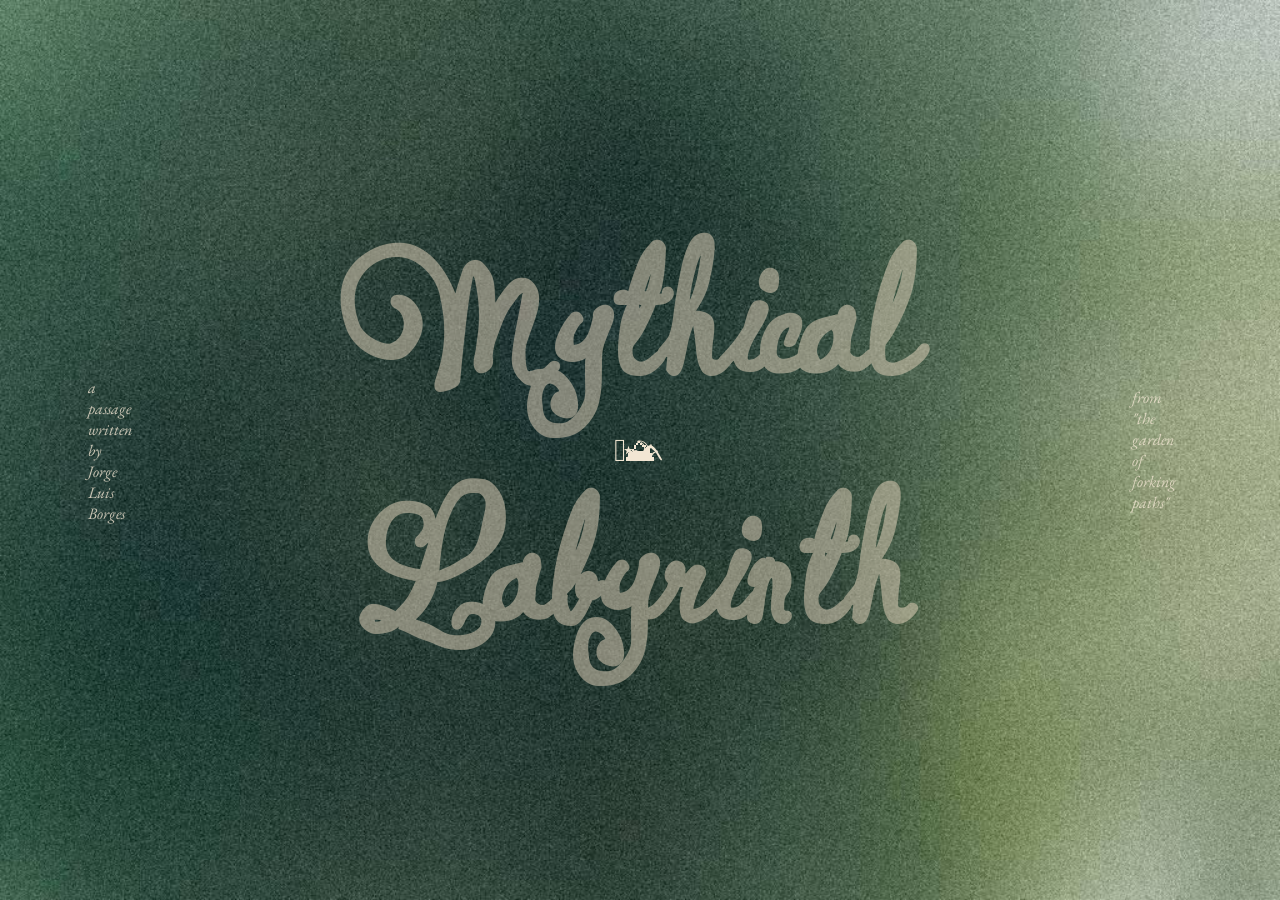
<file: index.html>
<!DOCTYPE html>
<html lang="en">
<head>
    <meta charset="UTF-8">
    <meta name="viewport" content="width=device-width, initial-scale=1.0">
    <title>Home Page for Non-Linear</title>
    <link rel="stylesheet" href="index.css">
    <link rel="preconnect" href="https://fonts.googleapis.com">
<link rel="preconnect" href="https://fonts.gstatic.com" crossorigin>
<link href="https://fonts.googleapis.com/css2?family=Ballet:opsz@16..72&family=EB+Garamond:ital,wght@0,400..800;1,400..800&family=Ingrid+Darling&family=Monsieur+La+Doulaise&display=swap" rel="stylesheet">
<link rel="preconnect" href="https://fonts.googleapis.com">
<link rel="preconnect" href="https://fonts.gstatic.com" crossorigin>
<link href="https://fonts.googleapis.com/css2?family=Ballet:opsz@16..72&family=EB+Garamond:ital,wght@0,400..800;1,400..800&family=Ingrid+Darling&family=Monsieur+La+Doulaise&display=swap" rel="stylesheet">
</head>


<p>a <br> passage <br> written <br> by <br> Jorge Luis <br> Borges
</p>

<a href="second.html">
<h1>
<span id="ML">Mythical Labyrinth</span>
</h1>
</a>
<br>


<p>from <br> "the <br> garden <br> of <br>forking paths"</p>





<div class="floating-letter1">⛰</div>


<div class="floating-letter2">⋆˙⟡</div>

<div class="floating-letter3">☽</div>

<div class="floating-letter4">𖥧ᨒ</div>



<body>
    
</body>
</html>
</file>
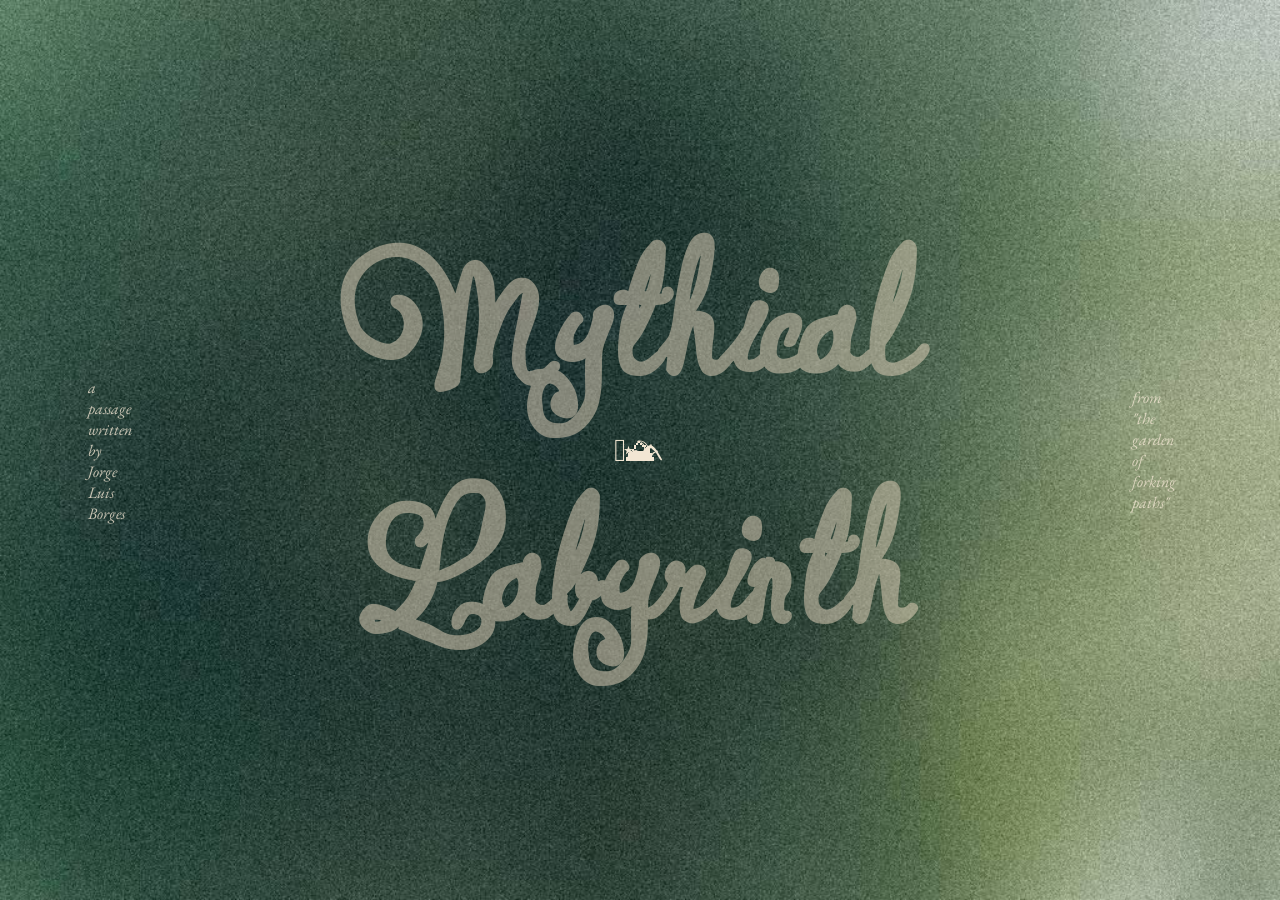
<file: index/index.html>
<!DOCTYPE html>
<html lang="en">
<head>
    <meta charset="UTF-8">
    <meta name="viewport" content="width=device-width, initial-scale=1.0">
    <title>Home Page for Non-Linear</title>
    <link rel="stylesheet" href="index.css">
    <link rel="preconnect" href="https://fonts.googleapis.com">
<link rel="preconnect" href="https://fonts.gstatic.com" crossorigin>
<link href="https://fonts.googleapis.com/css2?family=Ballet:opsz@16..72&family=EB+Garamond:ital,wght@0,400..800;1,400..800&family=Ingrid+Darling&family=Monsieur+La+Doulaise&display=swap" rel="stylesheet">
<link rel="preconnect" href="https://fonts.googleapis.com">
<link rel="preconnect" href="https://fonts.gstatic.com" crossorigin>
<link href="https://fonts.googleapis.com/css2?family=Ballet:opsz@16..72&family=EB+Garamond:ital,wght@0,400..800;1,400..800&family=Ingrid+Darling&family=Monsieur+La+Doulaise&display=swap" rel="stylesheet">
</head>


<p>a <br> passage <br> written <br> by <br> Jorge Luis <br> Borges
</p>

<a href="http://127.0.0.1:3000/SECOND%20Page/Images/second.html">
<h1>
<span id="ML">Mythical Labyrinth</span>
</h1>
</a>
<br>


<p>from <br> "the <br> garden <br> of <br>forking paths"</p>





<div class="floating-letter1">⛰</div>


<div class="floating-letter2">⋆˙⟡</div>

<div class="floating-letter3">☽</div>

<div class="floating-letter4">𖥧ᨒ</div>



<body>
    
</body>
</html>
</file>
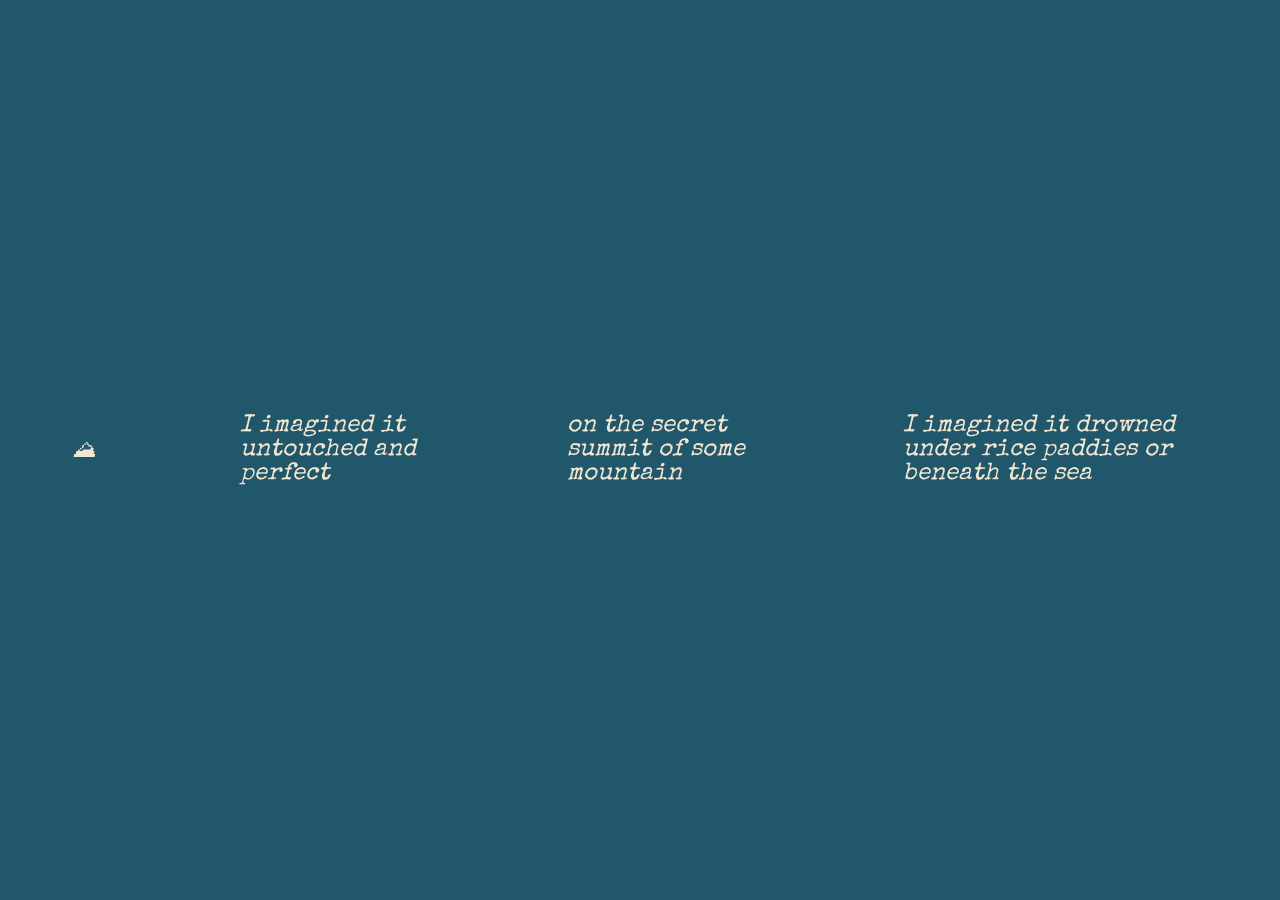
<file: mountains.html>
<!DOCTYPE html>
<html lang="en">
<head>
    <meta charset="UTF-8">
    <meta name="viewport" content="width=device-width, initial-scale=1.0">
    <title>Document</title>
    <link rel="stylesheet" href="mountains.css">
    <link rel="preconnect" href="https://fonts.googleapis.com">
<link rel="preconnect" href="https://fonts.gstatic.com" crossorigin>
<link href="https://fonts.googleapis.com/css2?family=Ballet:opsz@16..72&family=EB+Garamond:ital,wght@0,400..800;1,400..800&family=Ingrid+Darling&family=Monsieur+La+Doulaise&display=swap" rel="stylesheet">
<link rel="preconnect" href="https://fonts.googleapis.com">
<link rel="preconnect" href="https://fonts.gstatic.com" crossorigin>
<link href="https://fonts.googleapis.com/css2?family=Ballet:opsz@16..72&family=EB+Garamond:ital,wght@0,400..800;1,400..800&family=Ingrid+Darling&family=Monsieur+La+Doulaise&display=swap" rel="stylesheet">
<link rel="preconnect" href="https://fonts.googleapis.com">
<link rel="preconnect" href="https://fonts.gstatic.com" crossorigin>
<link href="https://fonts.googleapis.com/css2?family=Ballet:opsz@16..72&family=Comfortaa:wght@300..700&family=EB+Garamond:ital,wght@0,400..800;1,400..800&family=Ingrid+Darling&family=La+Belle+Aurore&family=Monsieur+La+Doulaise&family=Noto+Serif:ital,wdth,wght@0,75,100..900;1,75,100..900&family=Playfair+Display:ital,wght@0,400..900;1,400..900&family=Playwrite+CU+Guides&family=Rubik+Glitch&family=Sankofa+Display&family=Special+Elite&display=swap" rel="stylesheet">
</head>

<body>
<a href="third.html">
<p class="bouncing-text2">⛰</p>
</a>

<p class="bouncing-text1">I imagined it untouched and perfect</p>
<br>
<p class="bouncing-text2">on the secret summit of some mountain</p>
<br>
<p class="bouncing-text3"> I imagined it drowned under rice paddies or beneath the sea</p>

   <audio autoplay loop>
  <source src="creatorshome-mountain-wind-371074.mp3" type="audio/mpeg">
  Your browser does not support the audio element.
</audio>
 





</body>
</html>
</file>
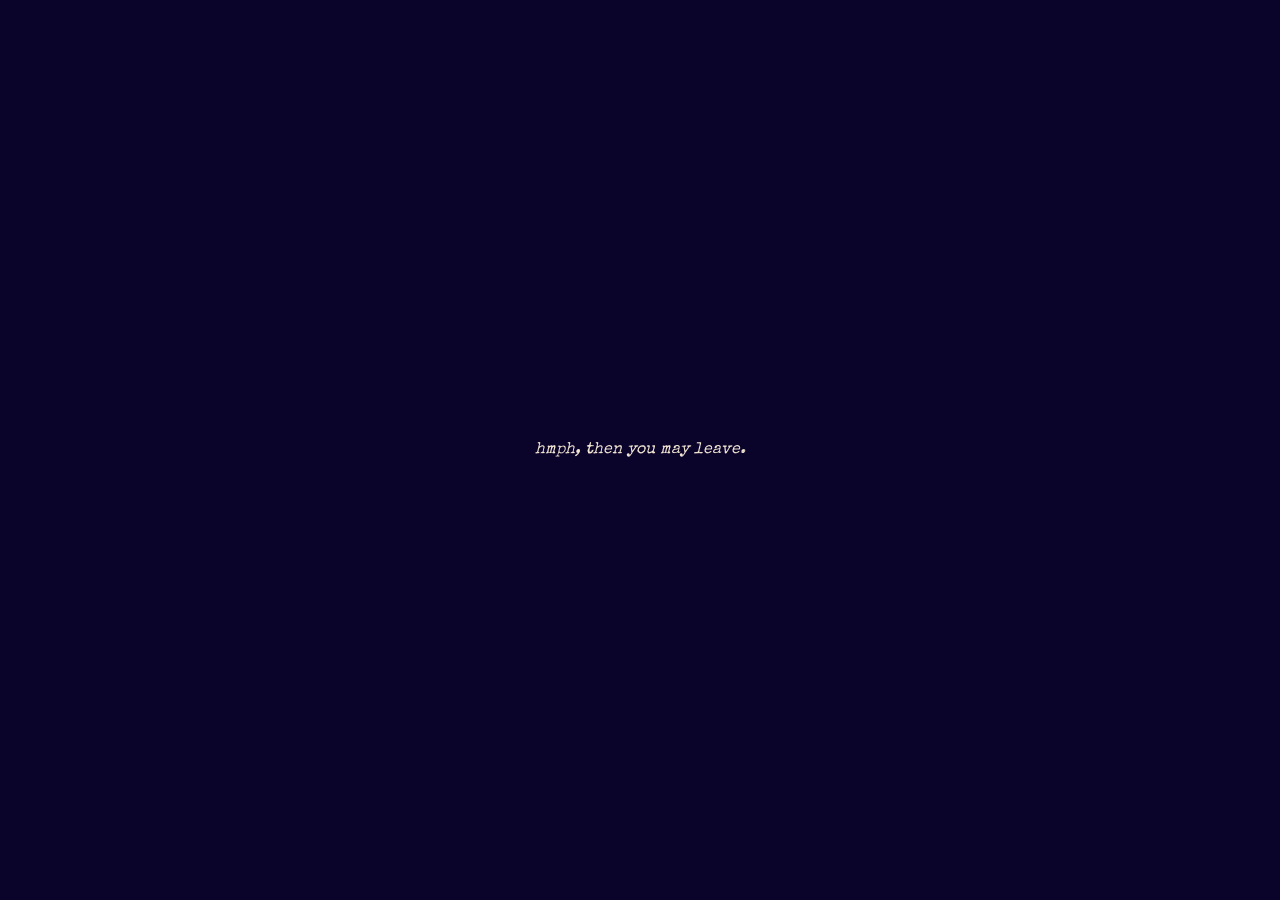
<file: noo.html>
<!DOCTYPE html>
<html lang="en">
<head>
    <meta charset="UTF-8">
    <meta name="viewport" content="width=device-width, initial-scale=1.0">
    <link rel="stylesheet" href="noo.css">
    <title>Document</title>
    <link rel="preconnect" href="https://fonts.googleapis.com">
<link rel="preconnect" href="https://fonts.gstatic.com" crossorigin>
<link href="https://fonts.googleapis.com/css2?family=Ballet:opsz@16..72&family=EB+Garamond:ital,wght@0,400..800;1,400..800&family=Ingrid+Darling&family=Monsieur+La+Doulaise&display=swap" rel="stylesheet">
<link rel="preconnect" href="https://fonts.googleapis.com">
<link rel="preconnect" href="https://fonts.gstatic.com" crossorigin>
<link href="https://fonts.googleapis.com/css2?family=Ballet:opsz@16..72&family=EB+Garamond:ital,wght@0,400..800;1,400..800&family=Ingrid+Darling&family=Monsieur+La+Doulaise&display=swap" rel="stylesheet">
<link rel="preconnect" href="https://fonts.googleapis.com">
<link rel="preconnect" href="https://fonts.gstatic.com" crossorigin>
<link href="https://fonts.googleapis.com/css2?family=Ballet:opsz@16..72&family=Comfortaa:wght@300..700&family=EB+Garamond:ital,wght@0,400..800;1,400..800&family=Ingrid+Darling&family=La+Belle+Aurore&family=Monsieur+La+Doulaise&family=Noto+Serif:ital,wdth,wght@0,75,100..900;1,75,100..900&family=Playfair+Display:ital,wght@0,400..900;1,400..900&family=Playwrite+CU+Guides&family=Rubik+Glitch&family=Sankofa+Display&family=Special+Elite&display=swap" rel="stylesheet">
</head>
<body>
    

<a href="index.html">
<p class="grow">hmph, then you may leave.</p>
</a>





</body>
</html>
</file>
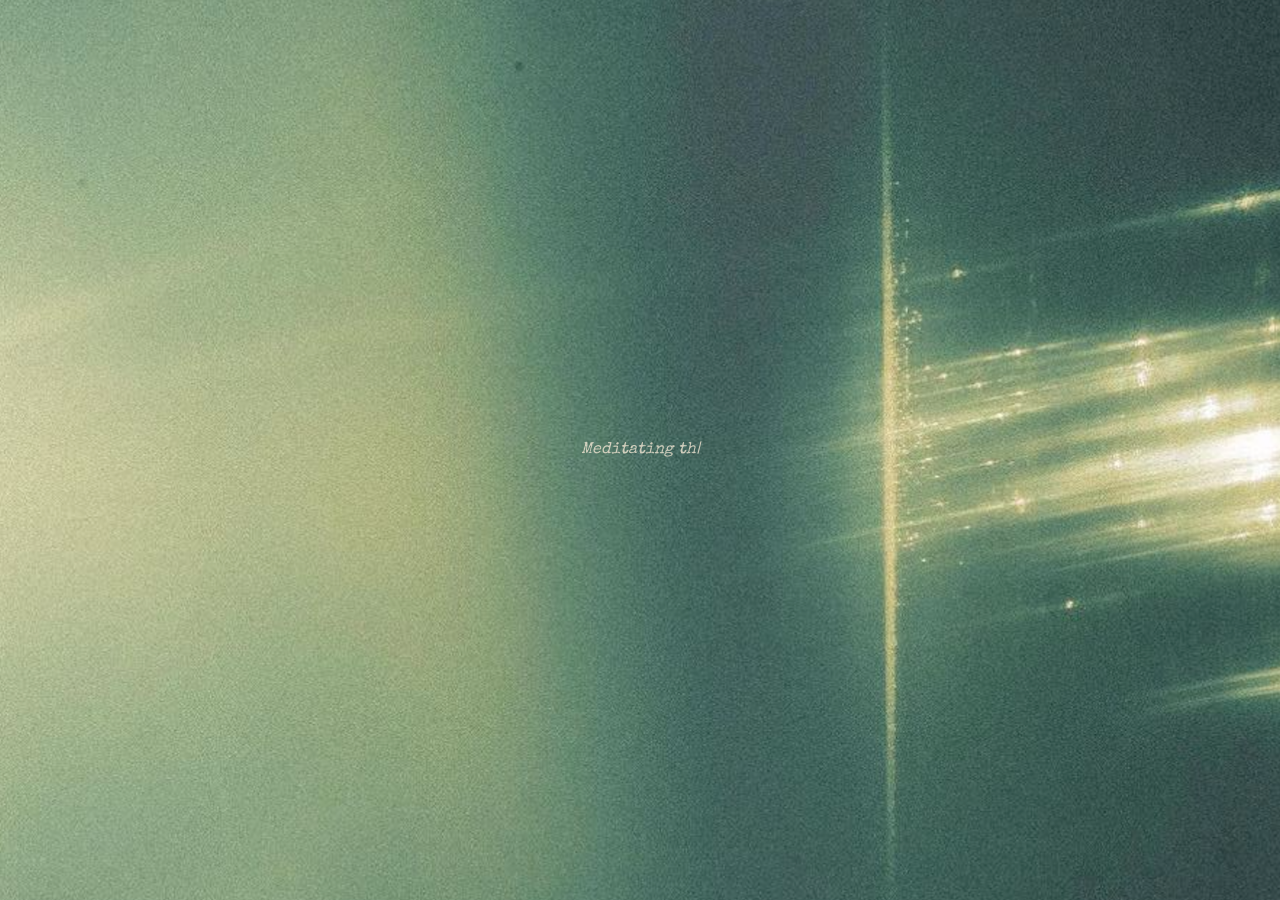
<file: outtathelabyrinth.html>
<!DOCTYPE html>
<html lang="en">
<head>
    <meta charset="UTF-8">
    <meta name="viewport" content="width=device-width, initial-scale=1.0">
    <link rel="stylesheet" href="outtathelabyrinth.css">
    <link rel="preconnect" href="https://fonts.googleapis.com">
<link rel="preconnect" href="https://fonts.gstatic.com" crossorigin>
<link href="https://fonts.googleapis.com/css2?family=Ballet:opsz@16..72&family=Comfortaa:wght@300..700&family=EB+Garamond:ital,wght@0,400..800;1,400..800&family=Ingrid+Darling&family=La+Belle+Aurore&family=Monsieur+La+Doulaise&family=Noto+Serif:ital,wdth,wght@0,75,100..900;1,75,100..900&family=Playfair+Display:ital,wght@0,400..900;1,400..900&family=Playwrite+CU+Guides&family=Rubik+Glitch&family=Sankofa+Display&family=Special+Elite&display=swap" rel="stylesheet">
    <title>Document</title>
</head>
<body>
    




 <div id="typewriter"></div><span id="cursor">|</span>

  <script>
    const text = `Meditating thus I arrived at a high, rusty iron gate. and made it out of the labyrinth. Through the railings I could see an avenue bordered with poplar trees and also a kind of summer house or pavilion. Two things dawned on me at once, the first trivial and the second almost incredible: the music came from the pavilion and that music was Chinese. That was why I had accepted it fully, without paying it any attention. I do not remember whether there was a bell, a push-button, or whether I attracted attention by clapping my hands. The stuttering sparks of the music kept on.


   `;

    let index = 0;

    function type() {
      if (index < text.length) {
        document.getElementById("typewriter").textContent += text[index];

        // Check if the character is a sentence-ending punctuation
        const char = text[index];
        const isSentenceEnd = char === "." || char === "!" || char === "?";

        index++;

        // Normal typing speed
        let delay = 90;

        // Add pause after sentences
        if (isSentenceEnd) {
          delay = 400; // pause for 0.4s after a sentence
        }

        setTimeout(type, delay);
      }
    }

    type();
  </script>

</div>





</body>
</html>
</file>
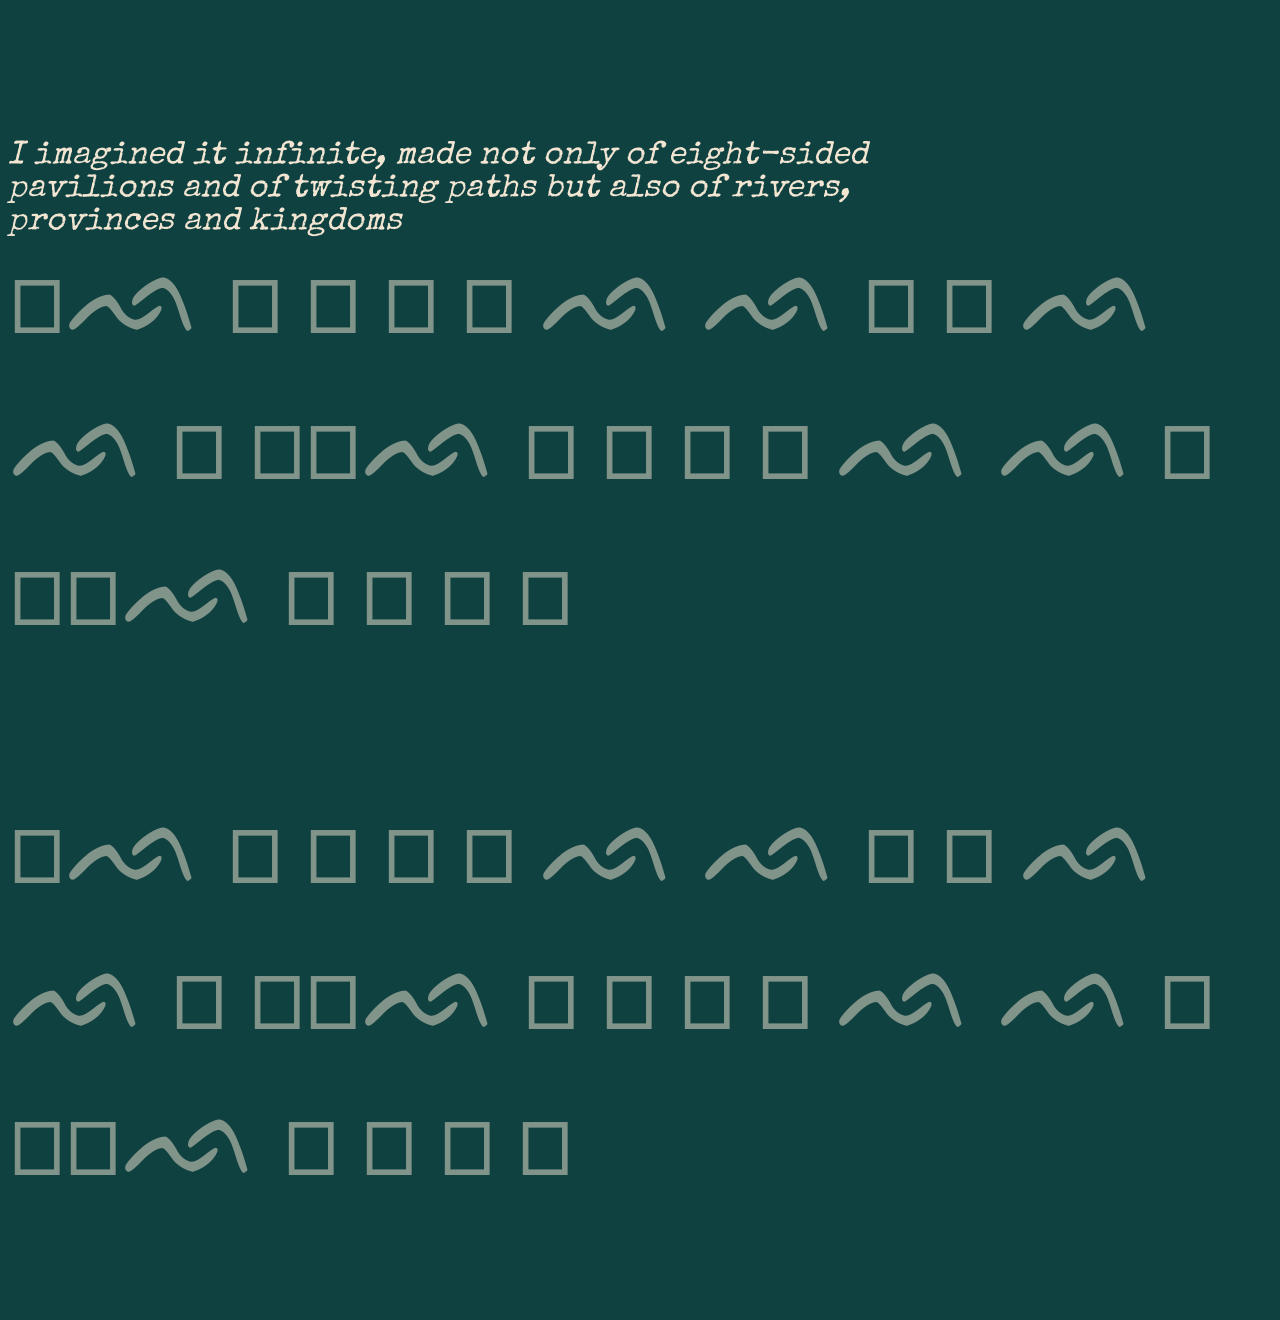
<file: pavillions.html>
<!DOCTYPE html>
<html lang="en">
<head>
    <meta charset="UTF-8">
    <meta name="viewport" content="width=device-width, initial-scale=1.0">
    <link rel="stylesheet" href="pavillions.css">
    <title>Document</title>
    <link rel="preconnect" href="https://fonts.googleapis.com">
<link rel="preconnect" href="https://fonts.gstatic.com" crossorigin>
<link href="https://fonts.googleapis.com/css2?family=Ballet:opsz@16..72&family=EB+Garamond:ital,wght@0,400..800;1,400..800&family=Ingrid+Darling&family=Monsieur+La+Doulaise&display=swap" rel="stylesheet">
<link rel="preconnect" href="https://fonts.googleapis.com">
<link rel="preconnect" href="https://fonts.gstatic.com" crossorigin>
<link href="https://fonts.googleapis.com/css2?family=Ballet:opsz@16..72&family=EB+Garamond:ital,wght@0,400..800;1,400..800&family=Ingrid+Darling&family=Monsieur+La+Doulaise&display=swap" rel="stylesheet">
<link rel="preconnect" href="https://fonts.googleapis.com">
<link rel="preconnect" href="https://fonts.gstatic.com" crossorigin>
<link href="https://fonts.googleapis.com/css2?family=Ballet:opsz@16..72&family=Comfortaa:wght@300..700&family=EB+Garamond:ital,wght@0,400..800;1,400..800&family=Ingrid+Darling&family=La+Belle+Aurore&family=Monsieur+La+Doulaise&family=Noto+Serif:ital,wdth,wght@0,75,100..900;1,75,100..900&family=Playfair+Display:ital,wght@0,400..900;1,400..900&family=Playwrite+CU+Guides&family=Rubik+Glitch&family=Sankofa+Display&family=Special+Elite&display=swap" rel="stylesheet">

</head>
<body>

<div class="container"></div>
<p id="follow-img">I imagined it infinite, made not only of eight-sided pavilions and of twisting paths but also of rivers, provinces and kingdoms</p>
</div>


<p class="yolo">𖥧ᨒ 𖥧 𖥧 𖥧 𖥧 ᨒ ᨒ 𖥧 𖥧 ᨒ ᨒ 𖥧 𖥧𖥧ᨒ 𖥧 𖥧 𖥧 𖥧 ᨒ ᨒ 𖥧 𖥧𖥧ᨒ 𖥧 𖥧 𖥧 𖥧</p>

<a href="third.html">
<p class="yolo">𖥧ᨒ 𖥧 𖥧 𖥧 𖥧 ᨒ ᨒ 𖥧 𖥧 ᨒ ᨒ 𖥧 𖥧𖥧ᨒ 𖥧 𖥧 𖥧 𖥧 ᨒ ᨒ 𖥧 𖥧𖥧ᨒ 𖥧 𖥧 𖥧 𖥧</p>
</a>


<audio autoplay loop>
  <source src="nickype-the-sound-of-a-mountain-stream-_nature-sound-201930.mp3" type="audio/mpeg">
  Your browser does not support the audio element.
</audio>



<script>
const img = document.getElementById("follow-img");
const container = document.querySelector(".container");

container.addEventListener("mousemove", (e) => {
    const rect = container.getBoundingClientRect();
    
    // Get mouse position inside container
    const x = e.clientX - rect.left;
    const y = e.clientY - rect.top;

    // Move image to follow cursor
    img.style.transform = `translate(${x}px, ${y}px)`;
});
</script>


    
</body>
</html>
</file>
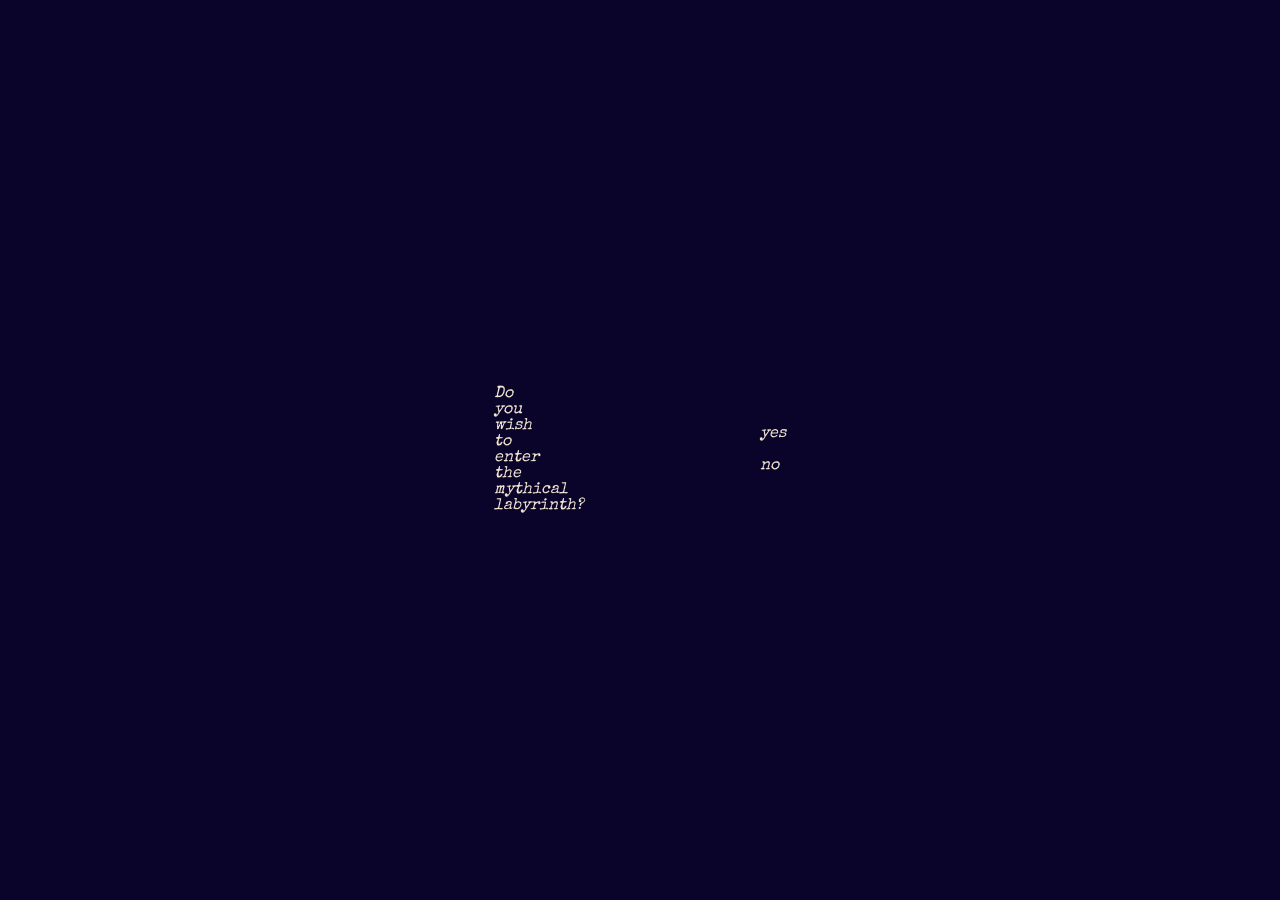
<file: question.html>
<!DOCTYPE html>
<html lang="en">
<head>
    <meta charset="UTF-8">
    <meta name="viewport" content="width=device-width, initial-scale=1.0">
    <link rel="stylesheet" href="question.css">
    <title>Document</title>
    <link rel="preconnect" href="https://fonts.googleapis.com">
<link rel="preconnect" href="https://fonts.gstatic.com" crossorigin>
<link href="https://fonts.googleapis.com/css2?family=Ballet:opsz@16..72&family=EB+Garamond:ital,wght@0,400..800;1,400..800&family=Ingrid+Darling&family=Monsieur+La+Doulaise&display=swap" rel="stylesheet">
<link rel="preconnect" href="https://fonts.googleapis.com">
<link rel="preconnect" href="https://fonts.gstatic.com" crossorigin>
<link href="https://fonts.googleapis.com/css2?family=Ballet:opsz@16..72&family=EB+Garamond:ital,wght@0,400..800;1,400..800&family=Ingrid+Darling&family=Monsieur+La+Doulaise&display=swap" rel="stylesheet">
<link rel="preconnect" href="https://fonts.googleapis.com">
<link rel="preconnect" href="https://fonts.gstatic.com" crossorigin>
<link href="https://fonts.googleapis.com/css2?family=Ballet:opsz@16..72&family=Comfortaa:wght@300..700&family=EB+Garamond:ital,wght@0,400..800;1,400..800&family=Ingrid+Darling&family=La+Belle+Aurore&family=Monsieur+La+Doulaise&family=Noto+Serif:ital,wdth,wght@0,75,100..900;1,75,100..900&family=Playfair+Display:ital,wght@0,400..900;1,400..900&family=Playwrite+CU+Guides&family=Rubik+Glitch&family=Sankofa+Display&family=Special+Elite&display=swap" rel="stylesheet">
</head>
<body>



<p class="grow">Do <br> you <br> wish <br> to <br> enter <br> the <br>mythical <br>labyrinth? </p>



<div class="yolo">
<a href="third.html">
<p>yes</p>
</a>


<a href="noo.html">
<p>no</p>
</a>
</div>


    
</body>
</html>
</file>
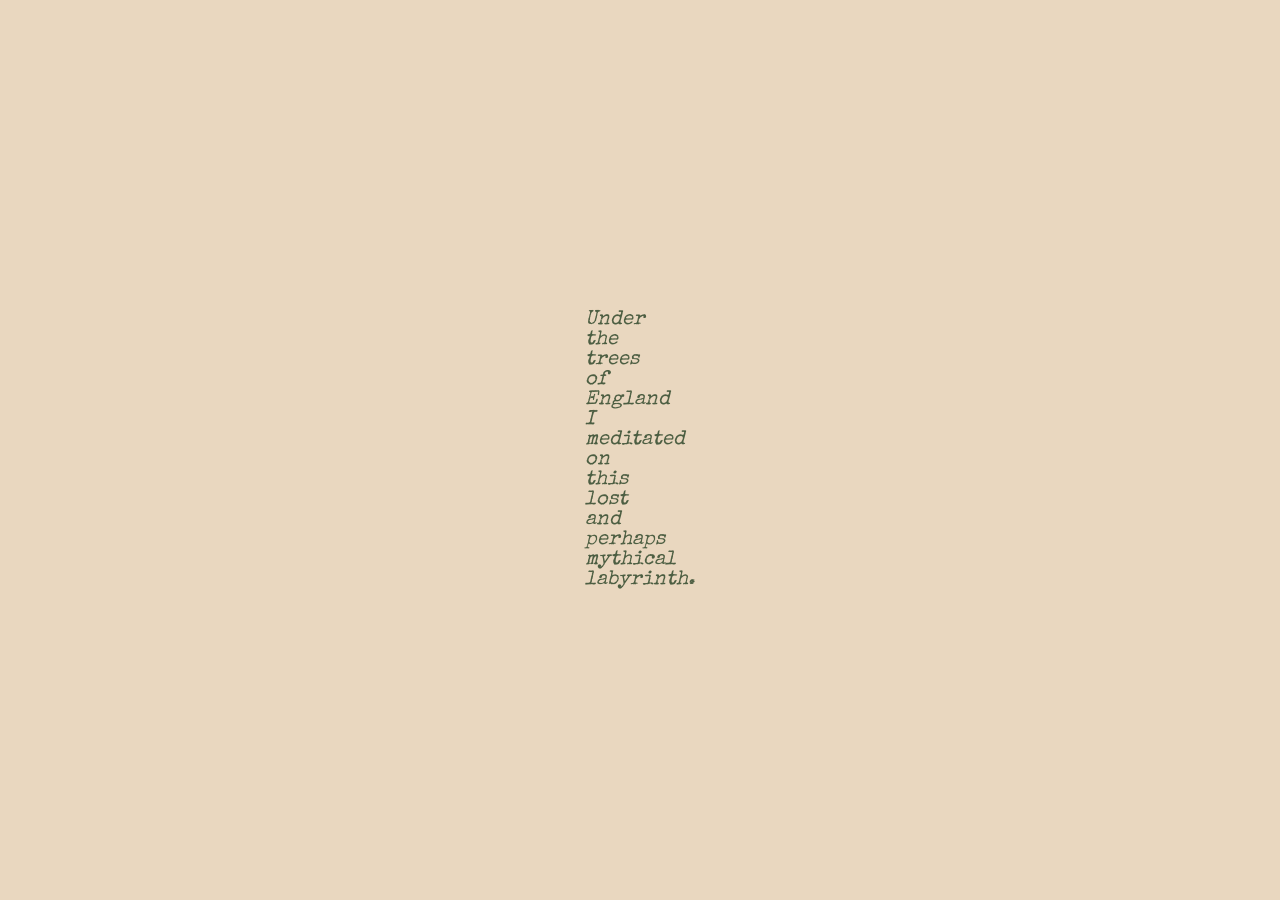
<file: second.html>
<!DOCTYPE html>
<html lang="en">
<head>
    <meta charset="UTF-8">
    <meta name="viewport" content="width=device-width, initial-scale=1.0">
    <title>Document</title>
    <link rel="stylesheet" href="second.css">
    <link rel="preconnect" href="https://fonts.googleapis.com">
<link rel="preconnect" href="https://fonts.gstatic.com" crossorigin>
<link href="https://fonts.googleapis.com/css2?family=Ballet:opsz@16..72&family=EB+Garamond:ital,wght@0,400..800;1,400..800&family=Ingrid+Darling&family=Monsieur+La+Doulaise&display=swap" rel="stylesheet">
<link rel="preconnect" href="https://fonts.googleapis.com">
<link rel="preconnect" href="https://fonts.gstatic.com" crossorigin>
<link href="https://fonts.googleapis.com/css2?family=Ballet:opsz@16..72&family=EB+Garamond:ital,wght@0,400..800;1,400..800&family=Ingrid+Darling&family=Monsieur+La+Doulaise&display=swap" rel="stylesheet">
    <link rel="preconnect" href="https://fonts.googleapis.com">
<link rel="preconnect" href="https://fonts.gstatic.com" crossorigin>
<link href="https://fonts.googleapis.com/css2?family=Ballet:opsz@16..72&family=Comfortaa:wght@300..700&family=EB+Garamond:ital,wght@0,400..800;1,400..800&family=Ingrid+Darling&family=La+Belle+Aurore&family=Monsieur+La+Doulaise&family=Noto+Serif:ital,wdth,wght@0,75,100..900;1,75,100..900&family=Playfair+Display:ital,wght@0,400..900;1,400..900&family=Playwrite+CU+Guides&family=Rubik+Glitch&family=Sankofa+Display&family=Special+Elite&display=swap" rel="stylesheet">
</head>





</head>
<body>
<a href="question.html">
<p class="grow">Under <br> the <br> trees <br> of <br>England <br>I <br>meditated <br>on <br>this <br>lost <br>and <br>perhaps <br>mythical <br>labyrinth.</p>
</a>


</body>

</html>
</file>
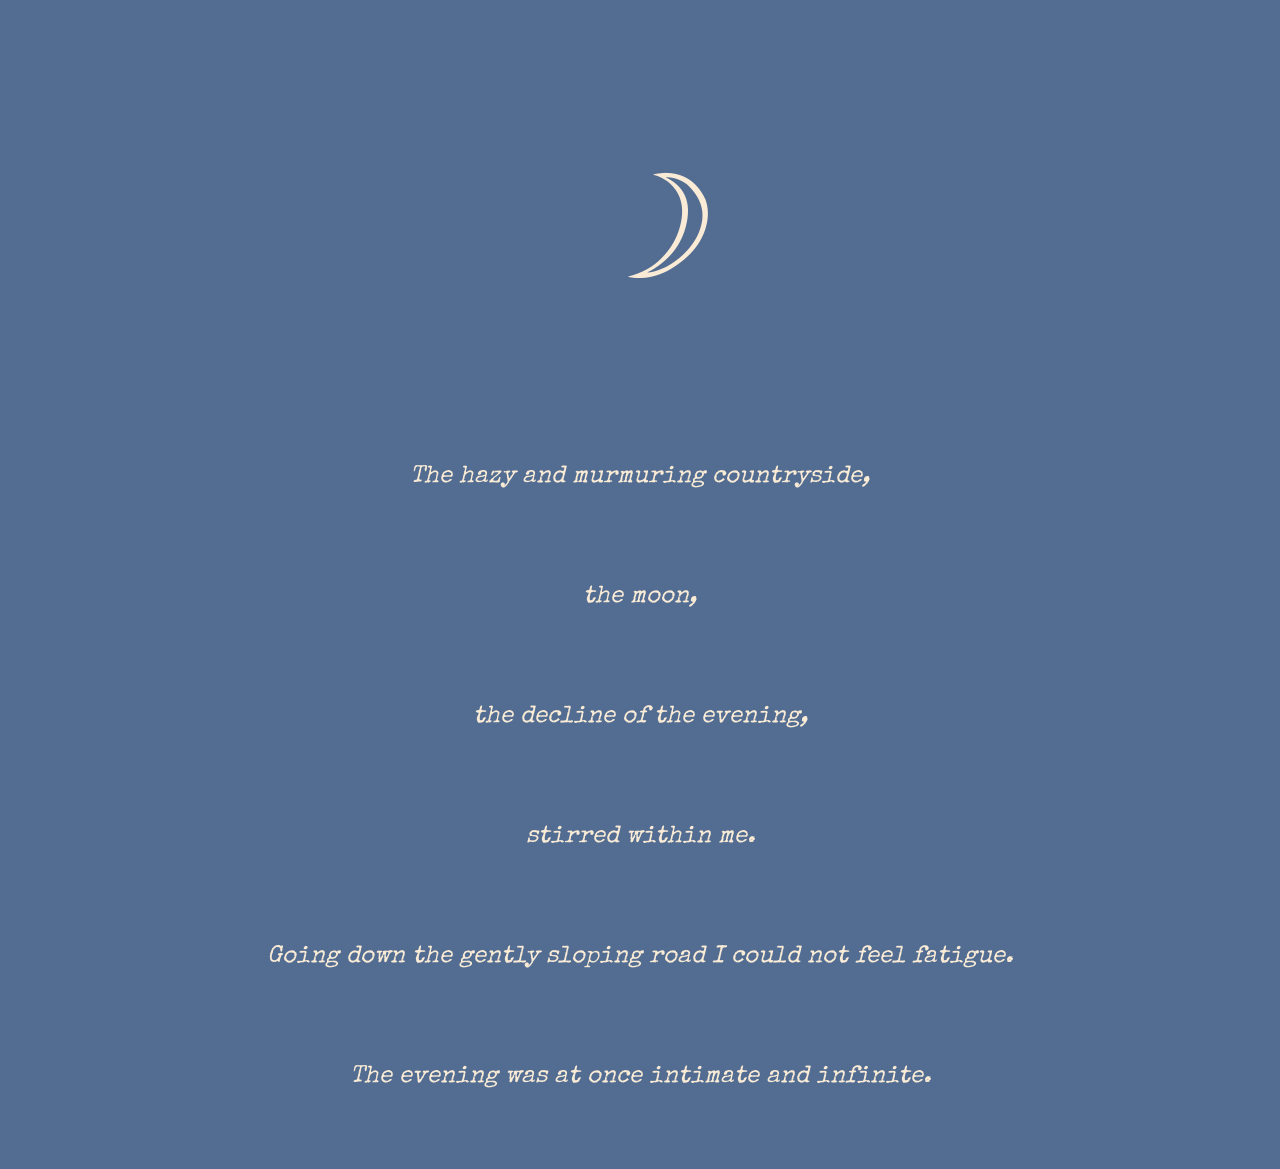
<file: themoon.html>
<!DOCTYPE html>
<html lang="en">
<head>
    <meta charset="UTF-8">
    <meta name="viewport" content="width=device-width, initial-scale=1.0">
<link rel="stylesheet" href="themoon.css">
    <title>Document</title>
    <link rel="preconnect" href="https://fonts.googleapis.com">
<link rel="preconnect" href="https://fonts.gstatic.com" crossorigin>
<link href="https://fonts.googleapis.com/css2?family=Ballet:opsz@16..72&family=EB+Garamond:ital,wght@0,400..800;1,400..800&family=Ingrid+Darling&family=Monsieur+La+Doulaise&display=swap" rel="stylesheet">
<link rel="preconnect" href="https://fonts.googleapis.com">
<link rel="preconnect" href="https://fonts.gstatic.com" crossorigin>
<link href="https://fonts.googleapis.com/css2?family=Ballet:opsz@16..72&family=EB+Garamond:ital,wght@0,400..800;1,400..800&family=Ingrid+Darling&family=Monsieur+La+Doulaise&display=swap" rel="stylesheet">
<link rel="preconnect" href="https://fonts.googleapis.com">
<link rel="preconnect" href="https://fonts.gstatic.com" crossorigin>
<link href="https://fonts.googleapis.com/css2?family=Ballet:opsz@16..72&family=Comfortaa:wght@300..700&family=EB+Garamond:ital,wght@0,400..800;1,400..800&family=Ingrid+Darling&family=La+Belle+Aurore&family=Monsieur+La+Doulaise&family=Noto+Serif:ital,wght@0,100..900;1,100..900&family=Sankofa+Display&display=swap" rel="stylesheet">
<link rel="preconnect" href="https://fonts.googleapis.com">
<link rel="preconnect" href="https://fonts.gstatic.com" crossorigin>
<link href="https://fonts.googleapis.com/css2?family=Ballet:opsz@16..72&family=Comfortaa:wght@300..700&family=EB+Garamond:ital,wght@0,400..800;1,400..800&family=Ingrid+Darling&family=La+Belle+Aurore&family=Monsieur+La+Doulaise&family=Noto+Serif:ital,wdth,wght@0,75,100..900;1,75,100..900&family=Playfair+Display:ital,wght@0,400..900;1,400..900&family=Playwrite+CU+Guides&family=Rubik+Glitch&family=Sankofa+Display&family=Special+Elite&display=swap" rel="stylesheet">
</head>


<body>

    <a href="third.html">
<p class="yolo">☽</p>
</a>
<div class="fade-container1">The hazy and murmuring countryside,</div>
<br>
<br>
<br>
<br>
<div class="fade-container2"> the moon,</div>
<br>
<br>
<br>
<br>
<div class="fade-container3"> the decline of the evening, </div>
<br>
<br>
<br>
<br>
<div class="fade-container4">  stirred within me. </div>
<br>
<br>
<br>
<br>
<div class="fade-container5">  Going down the gently sloping road I could not feel fatigue.  </div>
 <br>
<br>
<br>
<br>
<div class="fade-container6">  The evening was at once intimate and infinite.  </div>

   <audio autoplay loop>
  <source src="subhamita-evening-sound-effect-in-village-348670.mp3" type="audio/mpeg">
  Your browser does not support the audio element.
</audio>

<script>
window.addEventListener('scroll', function() {
    if (window.scrollY > 100) { // Adjust threshold
        document.body.classList.add('darken');
    } else {
        document.body.classList.remove('darken');
    }
});
</script>

</body>
</html>
</file>
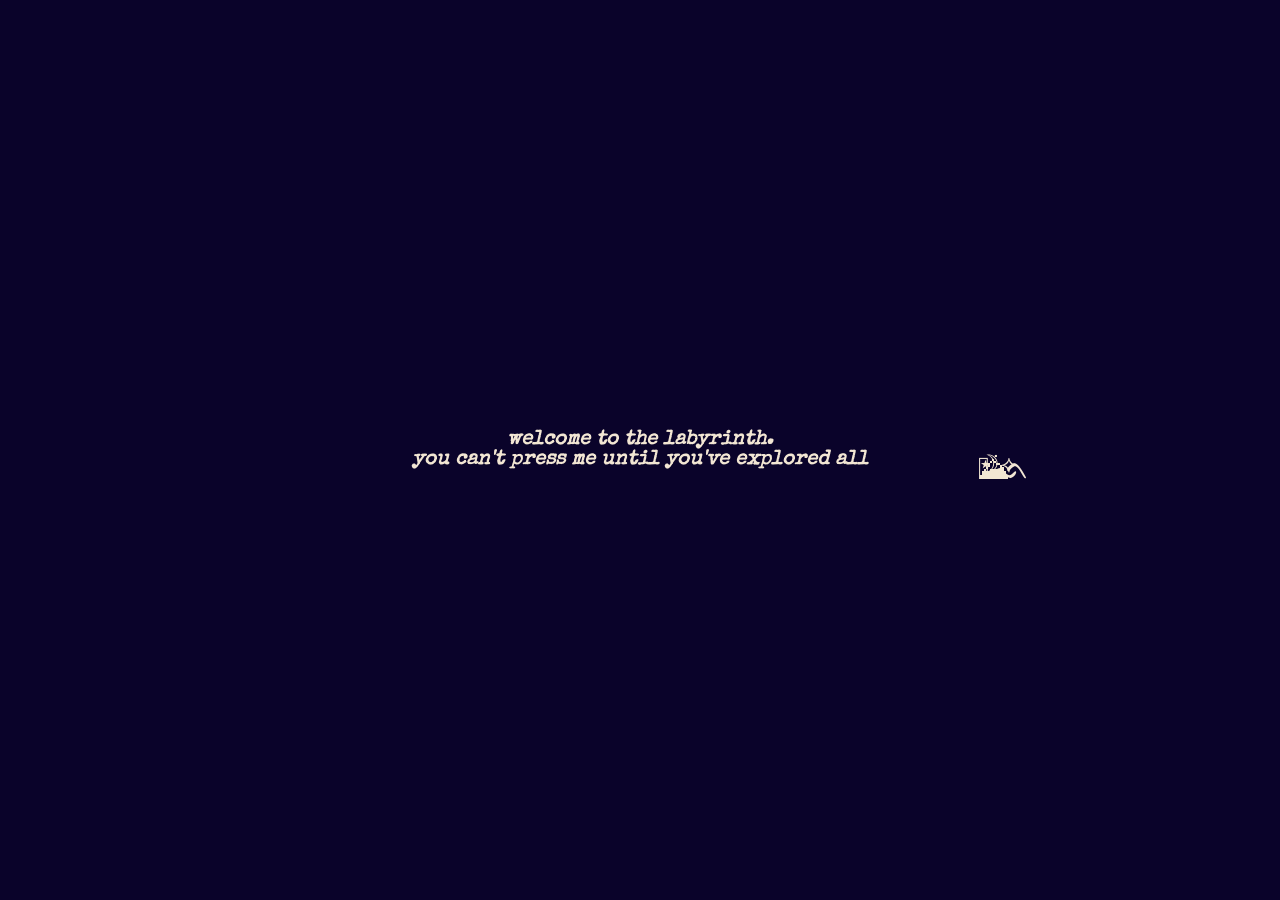
<file: third.html>
<!DOCTYPE html>
<html lang="en">
<head>
    <meta charset="UTF-8">
    <meta name="viewport" content="width=device-width, initial-scale=1.0">
    <title>Document</title>
    <link rel="stylesheet" href="third.css">
    <link rel="preconnect" href="https://fonts.googleapis.com">
<link rel="preconnect" href="https://fonts.gstatic.com" crossorigin>
<link href="https://fonts.googleapis.com/css2?family=Ballet:opsz@16..72&family=EB+Garamond:ital,wght@0,400..800;1,400..800&family=Ingrid+Darling&family=Monsieur+La+Doulaise&display=swap" rel="stylesheet">
<link rel="preconnect" href="https://fonts.googleapis.com">
<link rel="preconnect" href="https://fonts.gstatic.com" crossorigin>
<link href="https://fonts.googleapis.com/css2?family=Ballet:opsz@16..72&family=EB+Garamond:ital,wght@0,400..800;1,400..800&family=Ingrid+Darling&family=Monsieur+La+Doulaise&display=swap" rel="stylesheet">
<link rel="preconnect" href="https://fonts.googleapis.com">
<link rel="preconnect" href="https://fonts.gstatic.com" crossorigin>
<link href="https://fonts.googleapis.com/css2?family=Ballet:opsz@16..72&family=EB+Garamond:ital,wght@0,400..800;1,400..800&family=Ingrid+Darling&family=Monsieur+La+Doulaise&display=swap" rel="stylesheet">
<link rel="preconnect" href="https://fonts.googleapis.com">
<link rel="preconnect" href="https://fonts.gstatic.com" crossorigin>
<link href="https://fonts.googleapis.com/css2?family=Ballet:opsz@16..72&family=Comfortaa:wght@300..700&family=EB+Garamond:ital,wght@0,400..800;1,400..800&family=Ingrid+Darling&family=La+Belle+Aurore&family=Monsieur+La+Doulaise&family=Noto+Serif:ital,wdth,wght@0,75,100..900;1,75,100..900&family=Playfair+Display:ital,wght@0,400..900;1,400..900&family=Playwrite+CU+Guides&family=Rubik+Glitch&family=Sankofa+Display&family=Special+Elite&display=swap" rel="stylesheet">
</head>
<body>
    <a href="outtathelabyrinth.html">
    <h1 class="grow">welcome to the labyrinth. <br>you can't press me until you've explored all</h1>
    </a>



<a href="mountains.html">
<div class="floating-letter1">⛰</div>
</a>

<a href="starmaze.html">
<div class="floating-letter2">⋆˙⟡</div>
</a>

<a href="themoon.html">
<div class="floating-letter3">☽</div>
</a>

<a href="pavillions.html">
<div class="floating-letter4">𖥧ᨒ</div>
</a>


<audio autoplay loop>
  <source src="freesound_community-chimes-30058.mp3" type="audio/mpeg">
  Your browser does not support the audio element.
</audio>







</body>
</html>
</file>
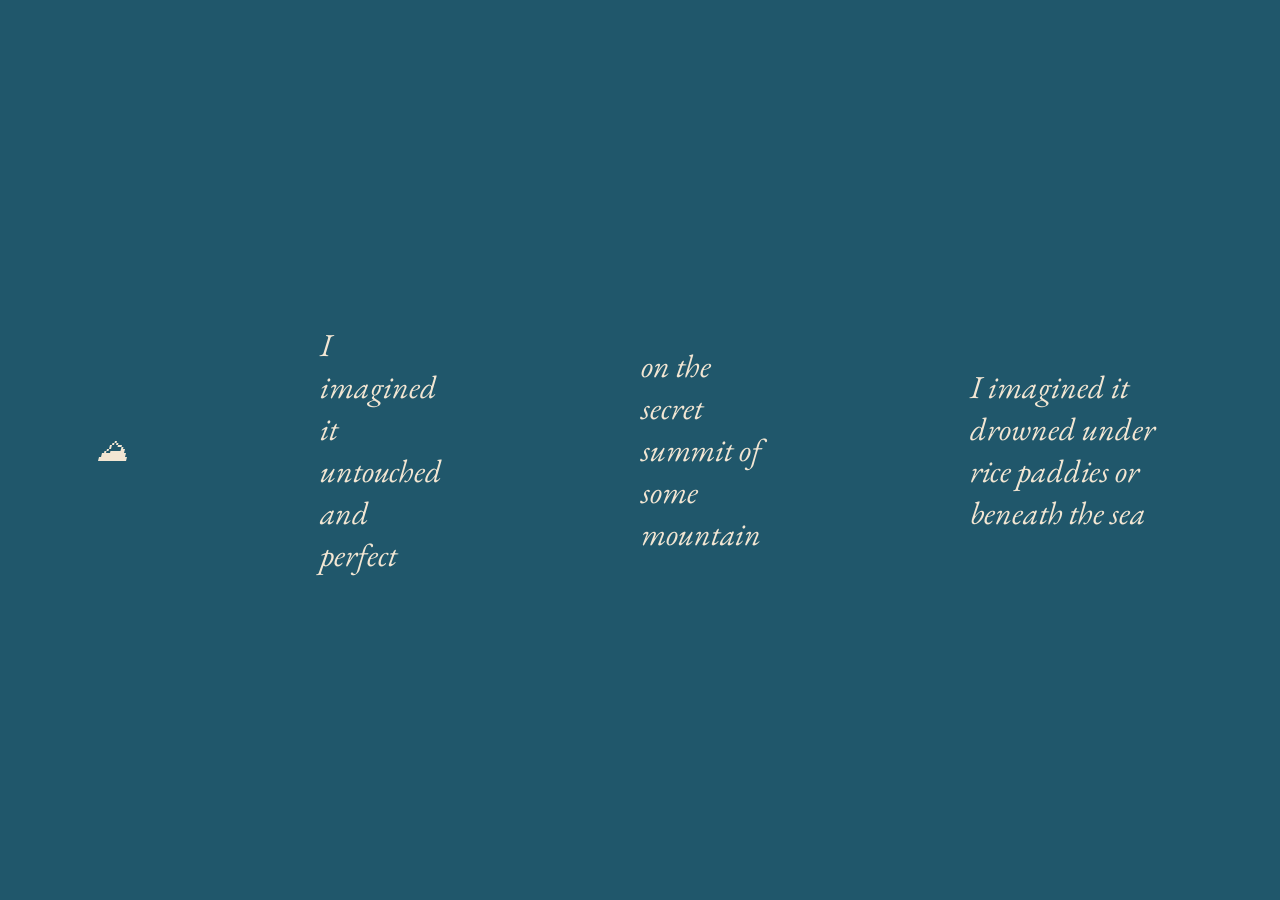
<file: Mountains/mountains.html>
<!DOCTYPE html>
<html lang="en">
<head>
    <meta charset="UTF-8">
    <meta name="viewport" content="width=device-width, initial-scale=1.0">
    <title>Document</title>
    <link rel="stylesheet" href="mountains.css">
    <link rel="preconnect" href="https://fonts.googleapis.com">
<link rel="preconnect" href="https://fonts.gstatic.com" crossorigin>
<link href="https://fonts.googleapis.com/css2?family=Ballet:opsz@16..72&family=EB+Garamond:ital,wght@0,400..800;1,400..800&family=Ingrid+Darling&family=Monsieur+La+Doulaise&display=swap" rel="stylesheet">
<link rel="preconnect" href="https://fonts.googleapis.com">
<link rel="preconnect" href="https://fonts.gstatic.com" crossorigin>
<link href="https://fonts.googleapis.com/css2?family=Ballet:opsz@16..72&family=EB+Garamond:ital,wght@0,400..800;1,400..800&family=Ingrid+Darling&family=Monsieur+La+Doulaise&display=swap" rel="stylesheet">
</head>

<body>
<a href="http://127.0.0.1:3000/THIRD%20Page/third.html">
<p class="bouncing-text2">⛰</p>
</a>

<p class="bouncing-text1">I imagined it untouched and perfect</p>
<br>
<p class="bouncing-text2">on the secret summit of some mountain</p>
<br>
<p class="bouncing-text3"> I imagined it drowned under rice paddies or beneath the sea</p>

    
</body>
</html>
</file>
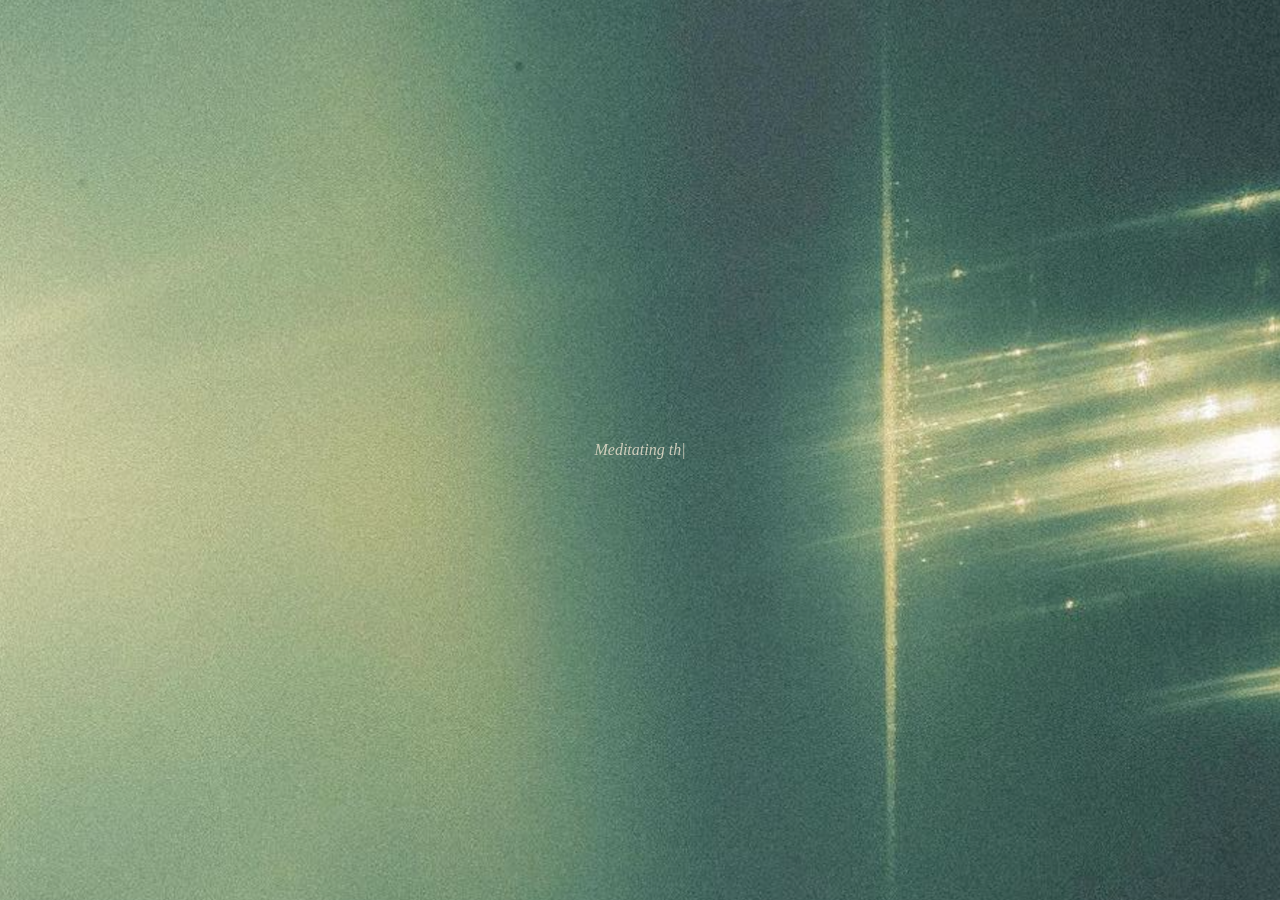
<file: outtathelabyrinth/outtathelabyrinth.html>
<!DOCTYPE html>
<html lang="en">
<head>
    <meta charset="UTF-8">
    <meta name="viewport" content="width=device-width, initial-scale=1.0">
    <link rel="stylesheet" href="outtathelabyrinth.css">
    <title>Document</title>
</head>
<body>
    




 <div id="typewriter"></div><span id="cursor">|</span>

  <script>
    const text = `Meditating thus I arrived at a high, rusty iron gate. and made it out of the labyrinth


   `;

    let index = 0;

    function type() {
      if (index < text.length) {
        document.getElementById("typewriter").textContent += text[index];

        // Check if the character is a sentence-ending punctuation
        const char = text[index];
        const isSentenceEnd = char === "." || char === "!" || char === "?";

        index++;

        // Normal typing speed
        let delay = 90;

        // Add pause after sentences
        if (isSentenceEnd) {
          delay = 400; // pause for 0.4s after a sentence
        }

        setTimeout(type, delay);
      }
    }

    type();
  </script>

</div>





</body>
</html>
</file>
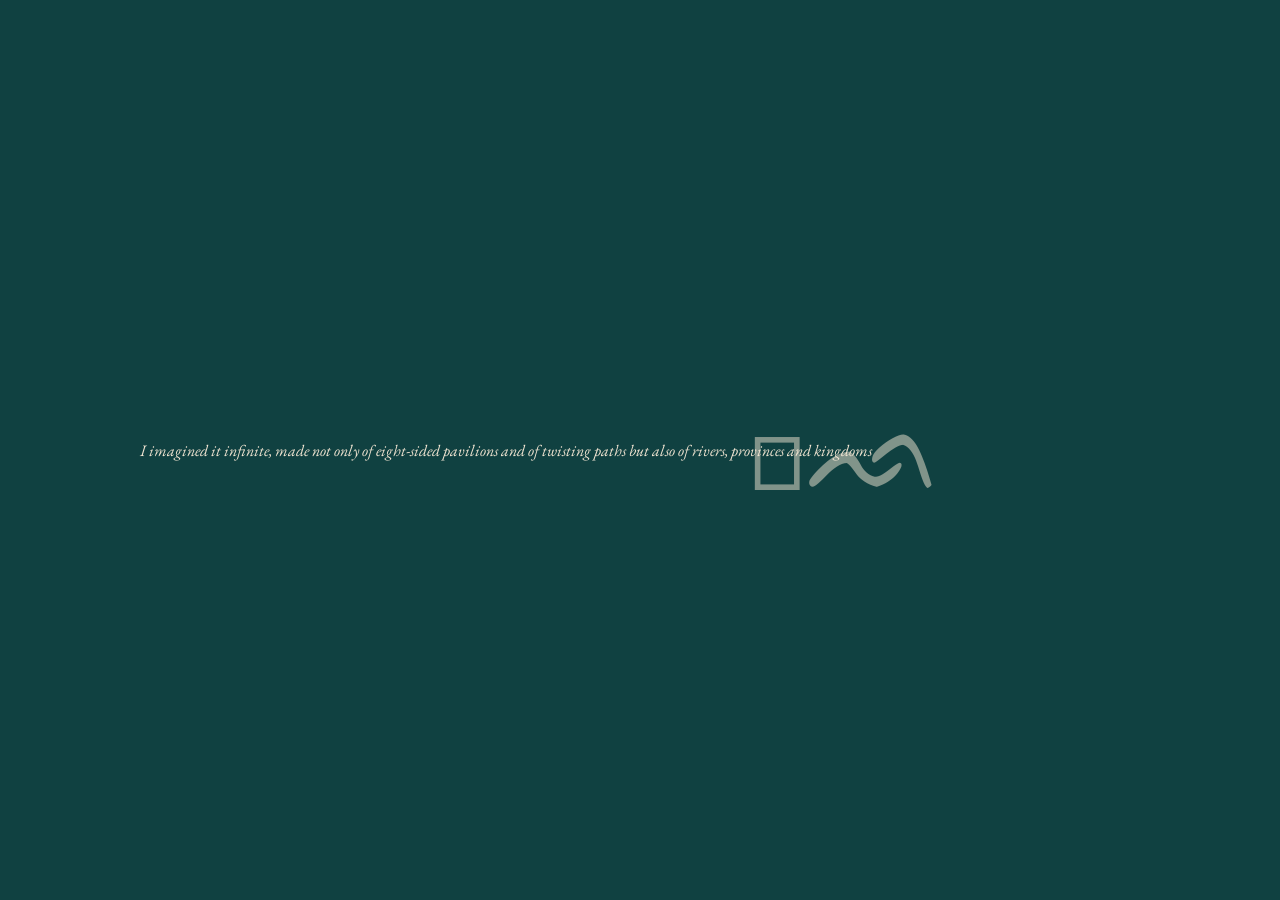
<file: Pavillions/pavillions.html>
<!DOCTYPE html>
<html lang="en">
<head>
    <meta charset="UTF-8">
    <meta name="viewport" content="width=device-width, initial-scale=1.0">
    <link rel="stylesheet" href="pavillions.css">
    <title>Document</title>
    <link rel="preconnect" href="https://fonts.googleapis.com">
<link rel="preconnect" href="https://fonts.gstatic.com" crossorigin>
<link href="https://fonts.googleapis.com/css2?family=Ballet:opsz@16..72&family=EB+Garamond:ital,wght@0,400..800;1,400..800&family=Ingrid+Darling&family=Monsieur+La+Doulaise&display=swap" rel="stylesheet">
<link rel="preconnect" href="https://fonts.googleapis.com">
<link rel="preconnect" href="https://fonts.gstatic.com" crossorigin>
<link href="https://fonts.googleapis.com/css2?family=Ballet:opsz@16..72&family=EB+Garamond:ital,wght@0,400..800;1,400..800&family=Ingrid+Darling&family=Monsieur+La+Doulaise&display=swap" rel="stylesheet">


</head>
<body>

<div class="container"></div>
<p id="follow-img">I imagined it infinite, made not only of eight-sided pavilions and of twisting paths but also of rivers, provinces and kingdoms</p>
</div>

<a href="http://127.0.0.1:3000/THIRD%20Page/third.html">
<p class="yolo">𖥧ᨒ</p>
</a>


<script>
const img = document.getElementById("follow-img");
const container = document.querySelector(".container");

container.addEventListener("mousemove", (e) => {
    const rect = container.getBoundingClientRect();
    
    // Get mouse position inside container
    const x = e.clientX - rect.left;
    const y = e.clientY - rect.top;

    // Move image to follow cursor
    img.style.transform = `translate(${x}px, ${y}px)`;
});
</script>


    
</body>
</html>
</file>
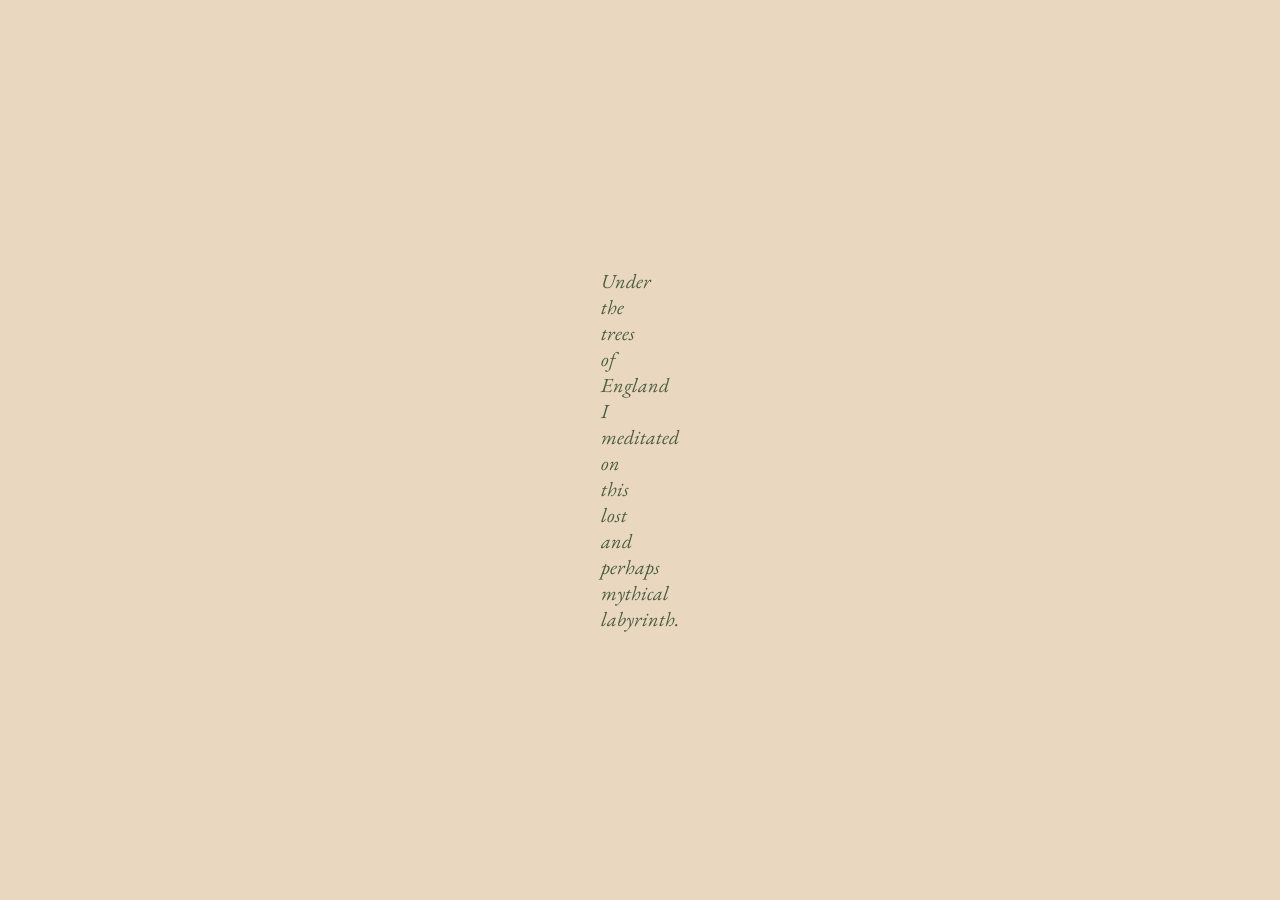
<file: Second Page/second.html>
<!DOCTYPE html>
<html lang="en">
<head>
    <meta charset="UTF-8">
    <meta name="viewport" content="width=device-width, initial-scale=1.0">
    <title>Document</title>
    <link rel="stylesheet" href="second.css">
    <link rel="preconnect" href="https://fonts.googleapis.com">
<link rel="preconnect" href="https://fonts.gstatic.com" crossorigin>
<link href="https://fonts.googleapis.com/css2?family=Ballet:opsz@16..72&family=EB+Garamond:ital,wght@0,400..800;1,400..800&family=Ingrid+Darling&family=Monsieur+La+Doulaise&display=swap" rel="stylesheet">
<link rel="preconnect" href="https://fonts.googleapis.com">
<link rel="preconnect" href="https://fonts.gstatic.com" crossorigin>
<link href="https://fonts.googleapis.com/css2?family=Ballet:opsz@16..72&family=EB+Garamond:ital,wght@0,400..800;1,400..800&family=Ingrid+Darling&family=Monsieur+La+Doulaise&display=swap" rel="stylesheet">
</head>





</head>
<body>
<a href="http://127.0.0.1:3000/THIRD%20Page/third.html">
<p class="grow">Under <br> the <br> trees <br> of <br>England <br>I <br>meditated <br>on <br>this <br>lost <br>and <br>perhaps <br>mythical <br>labyrinth.</p>
</a>


</body>

</html>
</file>
<file: index.css>
body {

  
  background-image: url("Images/helpme.jpeg");
  background-repeat: no-repeat;
  background-size: cover;
  background-attachment: fixed;

    display: flex;
    justify-content: center; /* Horizontal center */
    align-items: center;     /* Vertical center */
    height: 100vh;           /* Full viewport height */
    margin: 0;

}

a {
  text-decoration: none;
}

h1 {
    text-align: center;
}

p {
    color: rgb(242, 230, 211);
    opacity: 80%;
    font-family: EB Garamond;
    font-style: italic;
    padding-right: 5.5em;
    padding-left: 5.5em
   



}

#ML {
    color: rgb(233, 215, 191);
    opacity: 50%;
    font-family: Ingrid Darling;
    font-size: 200px;
    text-align: center;
    animation: FadeIn 6s infinite;
} 


@keyframes FadeIn {
    0% {opacity: 0;}
    50% {opacity: 1;}
    100% {opacity: 0;}

}


.floating-letter1 {
    color: rgb(242, 230, 211);
    font-size: 2rem;
    font-family: sans-serif;
    position: absolute;
    /* Apply two animations: float for up/down, move for side/side */
    animation: 
        float 10s ease-in-out infinite,
        moveAround 30s linear infinite;
}

/* Vertical floating */
@keyframes float {
    0%, 100% { transform: translateY(0); }
    50% { transform: translateY(-50px); }
}

/* Horizontal movement */
@keyframes moveAround {
    0% { left: 0%; top: 20%; }
    25% { left: 50%; top: 80%; }
    50% { left: 90%; top: 40%; }
    75% { left: 30%; top: 10%; }
    100% { left: 0%; top: 20%; }
}

.floating-letter2 {
    color: rgb(242, 230, 211);
    font-size: 1.5rem;
    font-family: sans-serif;
    position: absolute;
    /* Apply two animations: float for up/down, move for side/side */
    animation: 
        float 3s ease-in-out infinite,
        moveAround 20s linear infinite;
}

/* Vertical floating */
@keyframes float {
    0%, 100% { transform: translateY(0); }
    50% { transform: translateY(-50px); }
}

/* Horizontal movement */
@keyframes moveAround {
    0% { left: 0%; top: 20%; }
    25% { left: 50%; top: 80%; }
    50% { left: 90%; top: 40%; }
    75% { left: 30%; top: 10%; }
    100% { left: 0%; top: 20%; }
}


.floating-letter3 {
    color: rgb(242, 230, 211);
    font-size: 1.5rem;
    font-family: sans-serif;
    position: absolute;
    /* Apply two animations: float for up/down, move for side/side */
    animation: 
        float 6s ease-in-out infinite,
        moveAround 50s linear infinite;
}

/* Vertical floating */
@keyframes float {
    0%, 100% { transform: translateY(0); }
    50% { transform: translateY(-50px); }
}

/* Horizontal movement */
@keyframes moveAround {
    0% { left: 0%; top: 20%; }
    25% { left: 50%; top: 80%; }
    50% { left: 90%; top: 40%; }
    75% { left: 30%; top: 10%; }
    100% { left: 0%; top: 20%; }
}



.floating-letter4 {
    color: rgb(242, 230, 211);
    font-size: 2rem;
    font-family: sans-serif;
    position: absolute;
    /* Apply two animations: float for up/down, move for side/side */
    animation: 
        float 30s ease-in-out infinite,
        moveAround 60s linear infinite;
}

/* Vertical floating */
@keyframes float {
    0%, 100% { transform: translateY(0); }
    50% { transform: translateY(-50px); }
}

/* Horizontal movement */
@keyframes moveAround {
    0% { left: 0%; top: 20%; }
    25% { left: 50%; top: 80%; }
    50% { left: 90%; top: 40%; }
    75% { left: 30%; top: 10%; }
    100% { left: 0%; top: 20%; }
}
</file>
<file: index/index.css>
body {

  
  background-image: url("Images/helpme.jpeg");
  background-repeat: no-repeat;
  background-size: cover;
  background-attachment: fixed;

    display: flex;
    justify-content: center; /* Horizontal center */
    align-items: center;     /* Vertical center */
    height: 100vh;           /* Full viewport height */
    margin: 0;

}

a {
  text-decoration: none;
}

h1 {
    text-align: center;
}

p {
    color: rgb(242, 230, 211);
    opacity: 80%;
    font-family: EB Garamond;
    font-style: italic;
    padding-right: 5.5em;
    padding-left: 5.5em
   



}

#ML {
    color: rgb(233, 215, 191);
    opacity: 50%;
    font-family: Ingrid Darling;
    font-size: 200px;
    text-align: center;
    animation: FadeIn 6s infinite;
} 


@keyframes FadeIn {
    0% {opacity: 0;}
    50% {opacity: 1;}
    100% {opacity: 0;}

}


.floating-letter1 {
    color: rgb(242, 230, 211);
    font-size: 2rem;
    font-family: sans-serif;
    position: absolute;
    /* Apply two animations: float for up/down, move for side/side */
    animation: 
        float 10s ease-in-out infinite,
        moveAround 30s linear infinite;
}

/* Vertical floating */
@keyframes float {
    0%, 100% { transform: translateY(0); }
    50% { transform: translateY(-50px); }
}

/* Horizontal movement */
@keyframes moveAround {
    0% { left: 0%; top: 20%; }
    25% { left: 50%; top: 80%; }
    50% { left: 90%; top: 40%; }
    75% { left: 30%; top: 10%; }
    100% { left: 0%; top: 20%; }
}

.floating-letter2 {
    color: rgb(242, 230, 211);
    font-size: 1.5rem;
    font-family: sans-serif;
    position: absolute;
    /* Apply two animations: float for up/down, move for side/side */
    animation: 
        float 3s ease-in-out infinite,
        moveAround 20s linear infinite;
}

/* Vertical floating */
@keyframes float {
    0%, 100% { transform: translateY(0); }
    50% { transform: translateY(-50px); }
}

/* Horizontal movement */
@keyframes moveAround {
    0% { left: 0%; top: 20%; }
    25% { left: 50%; top: 80%; }
    50% { left: 90%; top: 40%; }
    75% { left: 30%; top: 10%; }
    100% { left: 0%; top: 20%; }
}


.floating-letter3 {
    color: rgb(242, 230, 211);
    font-size: 1.5rem;
    font-family: sans-serif;
    position: absolute;
    /* Apply two animations: float for up/down, move for side/side */
    animation: 
        float 6s ease-in-out infinite,
        moveAround 50s linear infinite;
}

/* Vertical floating */
@keyframes float {
    0%, 100% { transform: translateY(0); }
    50% { transform: translateY(-50px); }
}

/* Horizontal movement */
@keyframes moveAround {
    0% { left: 0%; top: 20%; }
    25% { left: 50%; top: 80%; }
    50% { left: 90%; top: 40%; }
    75% { left: 30%; top: 10%; }
    100% { left: 0%; top: 20%; }
}



.floating-letter4 {
    color: rgb(242, 230, 211);
    font-size: 2rem;
    font-family: sans-serif;
    position: absolute;
    /* Apply two animations: float for up/down, move for side/side */
    animation: 
        float 30s ease-in-out infinite,
        moveAround 60s linear infinite;
}

/* Vertical floating */
@keyframes float {
    0%, 100% { transform: translateY(0); }
    50% { transform: translateY(-50px); }
}

/* Horizontal movement */
@keyframes moveAround {
    0% { left: 0%; top: 20%; }
    25% { left: 50%; top: 80%; }
    50% { left: 90%; top: 40%; }
    75% { left: 30%; top: 10%; }
    100% { left: 0%; top: 20%; }
}
</file>
<file: mountains.css>
body {
    background-color: rgb(32, 87, 107);


        display: flex;
    justify-content: center; /* Horizontal center */
    align-items: center;     /* Vertical center */
    height: 100vh;           /* Full viewport height */
    margin: 0;
}





p {
    color: rgb(242, 230, 211);
    
    opacity: 100%;
    font-size: 1.5em;
    font-family: special elite;
    font-style: italic;
    padding-right: 3em;
    padding-left: 3em
    
}

@keyframes bounce {
  0%, 100% {
    transform: translateY(0);
  }
  50% {
    transform: translateY(-60px); /* Adjust distance for higher/lower bounce */
  }
}

p.bouncing-text1 {
  animation: bounce 5s infinite ease-in-out;
  display: inline-block; /* Required for transforms on some elements */
}

p.bouncing-text2 {
  animation: bounce 7s infinite ease-in-out;
  display: inline-block; /* Required for transforms on some elements */
}

p.bouncing-text3 {
  animation: bounce 9s infinite ease-in-out;
  display: inline-block; /* Required for transforms on some elements */
}
</file>
<file: noo.css>
body {
    background-color: rgb(10, 3, 42);

    display: flex;
    justify-content: center; /* Horizontal center */
    align-items: center;     /* Vertical center */
    height: 100vh;           /* Full viewport height */
    margin: 0;

}


p {


    color: rgb(242, 230, 211);
    font-size: 1em;
    opacity: 100%;
    font-family: Special elite;
    font-style: italic;
    padding-right: 5.5em;
    padding-left: 5.5em

}

a {
  text-decoration: none;
}
</file>
<file: outtathelabyrinth.css>
body {

  
  background-image: url("Images/hazy.png");
  background-repeat: no-repeat;
  background-size: cover;
  background-attachment: fixed;

    display: flex;
    justify-content: center; /* Horizontal center */
    align-items: center;     /* Vertical center */
    height: 100vh;           /* Full viewport height */
    margin: 0;



        color: rgb(242, 230, 211);
    opacity: 80%;
    font-family: Special elite;
    font-style: italic;
    padding-right: 5.5em;
    padding-left: 5.5em

}
</file>
<file: pavillions.css>
body {
    background-color: rgb(16, 65, 65);





}





p {
    color: rgb(242, 230, 211);
    opacity: 100%;
    font-size: 2em;
    font-family: Special elite;
    font-style: italic;
   
    
}


.container {
    position: relative;
    width: 100%;
    height: 100px;   /* any size you want */
    overflow: hidden;
}

#follow-img {
    position: absolute;
    width: 1000px;
    pointer-events: none; /* allows hover area to detect mouse */
    transition: transform 0.3s linear;
}


a {
  text-decoration: none;
}

.yolo {
        color: rgb(242, 230, 211);
    opacity: 50%;
    font-size: 7em;
    font-family: EB Garamond;
    font-style: italic;

}
</file>
<file: question.css>
body {
    background-color: rgb(10, 3, 42);

    display: flex;
    justify-content: center; /* Horizontal center */
    align-items: center;     /* Vertical center */
    height: 100vh;           /* Full viewport height */
    margin: 0;

}


p {


    color: rgb(242, 230, 211);
    font-size: 1em;
    opacity: 100%;
    font-family: Special elite;
    font-style: italic;
    padding-right: 5.5em;
    padding-left: 5.5em

}

a {
  text-decoration: none;
}
</file>
<file: second.css>
body {
    background-color: rgb(233, 215, 191);

    display: flex;
    justify-content: center; /* Horizontal center */
    align-items: center;     /* Vertical center */
    height: 100vh;           /* Full viewport height */
    margin: 0;

}


p {


    color: rgb(38, 64, 35);
    font-size: 1em;
    opacity: 80%;
    font-family: Special elite;
    font-style: italic;
    padding-right: 5.5em;
    padding-left: 5.5em

}


.grow {
    /* Initial state (original size) */
    font-size: 20px; /* Set your desired base font size */
    transition: transform 0.3s ease-in-out; /* Smooth animation over 0.3 seconds */
    display: inline-block; /* Required for transform to work correctly on inline elements like text */
}

.grow:hover {
    /* State on hover (120% of the original size) */
    transform: scale(1.2);
}
</file>
<file: themoon.css>
body {
        background-color: rgb(82, 109, 145);
    font-family: "Special elite";
    font-style: italic;
    font-size: 1.5em;
    opacity: 100%;
    color: antiquewhite;
    text-align: center;
    padding-bottom: 3em;


}

a {
  text-decoration: none;
}


.yolo {
        font-family: "Special elite";
    font-style: italic;
    font-size: 6em;
    opacity: 100%;
    color: antiquewhite;
    text-align: center;
}








.fade-container1 {
     transition: opacity 0.5s ease-in-out, color 0.5s ease-in-out;
    color: antiquewhite
    /* Smoothly transition the opacity and color properties over 0.5 seconds */
    
}

.fade-container1:hover {
    opacity: 0; /* Makes the text completely transparent when hovered */
    color: transparent; /* Optional: also fades the color itself */
}



.fade-container2 {
    transition: opacity 0.5s ease-in-out, color 0.5s ease-in-out;
    color: antiquewhite
    /* Smoothly transition the opacity and color properties over 0.5 seconds */
    
}

.fade-container2:hover {
    opacity: 0; /* Makes the text completely transparent when hovered */
    color: transparent; /* Optional: also fades the color itself */
}

.fade-container3 {
    transition: opacity 0.5s ease-in-out, color 0.5s ease-in-out;
    color: antiquewhite
    /* Smoothly transition the opacity and color properties over 0.5 seconds */
    
}

.fade-container3:hover {
    opacity: 0; /* Makes the text completely transparent when hovered */
    color: transparent; /* Optional: also fades the color itself */
}

.fade-container4 {
    transition: opacity 0.5s ease-in-out, color 0.5s ease-in-out;
    color: antiquewhite
    /* Smoothly transition the opacity and color properties over 0.5 seconds */
    
}

.fade-container4:hover {
    opacity: 0; /* Makes the text completely transparent when hovered */
    color: transparent; /* Optional: also fades the color itself */
}


.fade-container5 {
    transition: opacity 0.5s ease-in-out, color 0.5s ease-in-out;
    color: antiquewhite
    /* Smoothly transition the opacity and color properties over 0.5 seconds */
    
}

.fade-container5:hover {
    opacity: 0; /* Makes the text completely transparent when hovered */
    color: transparent; /* Optional: also fades the color itself */
}



.fade-container6 {
    transition: opacity 0.5s ease-in-out, color 0.5s ease-in-out;
    color: antiquewhite
    /* Smoothly transition the opacity and color properties over 0.5 seconds */
    
}

.fade-container6:hover {
    opacity: 0; /* Makes the text completely transparent when hovered */
    color: transparent; /* Optional: also fades the color itself */
}





body {
    background-color: rgb(82, 109, 145);
    transition: background-color 0.9s ease;
}
body.darken {
    background-color: rgb(23, 31, 43); /* Darker color */
}
</file>
<file: third.css>
body {

background-color: rgb(10, 3, 42);

    display: flex;
    justify-content: center; /* Horizontal center */
    align-items: center;     /* Vertical center */
    height: 100vh;           /* Full viewport height */
    margin: 0;

}


h1 {
    color: rgb(242, 230, 211);
    opacity: 100%;
    font-size: 1em;
    font-family: Special elite;
    font-style: italic;
    text-align: center;
    padding-right: 5.5em;
    padding-left: 5.5em
    

}






@keyframes FadeIn {
    0% {opacity: 0;}
    50% {opacity: 1;}
    100% {opacity: 0;}

}


.floating-letter1 {
    color: rgb(242, 230, 211);
    font-size: 2rem;
    font-family: sans-serif;
    position: absolute;
    /* Apply two animations: float for up/down, move for side/side */
    animation: 
        float 10s ease-in-out infinite,
        moveAround 30s linear infinite;
}

/* Vertical floating */
@keyframes float {
    0%, 100% { transform: translateY(0); }
    50% { transform: translateY(-50px); }
}

/* Horizontal movement */
@keyframes moveAround {
    0% { left: 0%; top: 20%; }
    25% { left: 50%; top: 80%; }
    50% { left: 90%; top: 40%; }
    75% { left: 30%; top: 10%; }
    100% { left: 0%; top: 20%; }
}

.floating-letter2 {
    color: rgb(242, 230, 211);
    font-size: 1.5rem;
    font-family: sans-serif;
    position: absolute;
    /* Apply two animations: float for up/down, move for side/side */
    animation: 
        float 3s ease-in-out infinite,
        moveAround 20s linear infinite;
}

/* Vertical floating */
@keyframes float {
    0%, 100% { transform: translateY(0); }
    50% { transform: translateY(-50px); }
}

/* Horizontal movement */
@keyframes moveAround {
    0% { left: 0%; top: 20%; }
    25% { left: 50%; top: 80%; }
    50% { left: 90%; top: 40%; }
    75% { left: 30%; top: 10%; }
    100% { left: 0%; top: 20%; }
}


.floating-letter3 {
    color: rgb(242, 230, 211);
    font-size: 1.5rem;
    font-family: sans-serif;
    position: absolute;
    /* Apply two animations: float for up/down, move for side/side */
    animation: 
        float 6s ease-in-out infinite,
        moveAround 50s linear infinite;
}

/* Vertical floating */
@keyframes float {
    0%, 100% { transform: translateY(0); }
    50% { transform: translateY(-50px); }
}

/* Horizontal movement */
@keyframes moveAround {
    0% { left: 0%; top: 20%; }
    25% { left: 50%; top: 80%; }
    50% { left: 90%; top: 40%; }
    75% { left: 30%; top: 10%; }
    100% { left: 0%; top: 20%; }
}



.floating-letter4 {
    color: rgb(242, 230, 211);
    font-size: 2rem;
    font-family: sans-serif;
    position: absolute;
    /* Apply two animations: float for up/down, move for side/side */
    animation: 
        float 30s ease-in-out infinite,
        moveAround 60s linear infinite;
}

/* Vertical floating */
@keyframes float {
    0%, 100% { transform: translateY(0); }
    50% { transform: translateY(-50px); }
}

/* Horizontal movement */
@keyframes moveAround {
    0% { left: 0%; top: 20%; }
    25% { left: 50%; top: 80%; }
    50% { left: 90%; top: 40%; }
    75% { left: 30%; top: 10%; }
    100% { left: 0%; top: 20%; }
}



.grow {
    /* Initial state (original size) */
    font-size: 20px; /* Set your desired base font size */
    transition: transform 0.3s ease-in-out; /* Smooth animation over 0.3 seconds */
    display: inline-block; /* Required for transform to work correctly on inline elements like text */
}

.grow:hover {
    /* State on hover (120% of the original size) */
    transform: scale(1.2);
}



audio {
  width: 100%;
  margin: 10px 0;
  border: 1px solid #ccc;
  border-radius: 5px;
}
</file>
<file: Mountains/mountains.css>
body {
    background-color: rgb(32, 87, 107);


        display: flex;
    justify-content: center; /* Horizontal center */
    align-items: center;     /* Vertical center */
    height: 100vh;           /* Full viewport height */
    margin: 0;
}





p {
    color: rgb(242, 230, 211);
    
    opacity: 100%;
    font-size: 2em;
    font-family: EB Garamond;
    font-style: italic;
    padding-right: 3em;
    padding-left: 3em
    
}

@keyframes bounce {
  0%, 100% {
    transform: translateY(0);
  }
  50% {
    transform: translateY(-60px); /* Adjust distance for higher/lower bounce */
  }
}

p.bouncing-text1 {
  animation: bounce 5s infinite ease-in-out;
  display: inline-block; /* Required for transforms on some elements */
}

p.bouncing-text2 {
  animation: bounce 7s infinite ease-in-out;
  display: inline-block; /* Required for transforms on some elements */
}

p.bouncing-text3 {
  animation: bounce 9s infinite ease-in-out;
  display: inline-block; /* Required for transforms on some elements */
}
</file>
<file: outtathelabyrinth/outtathelabyrinth.css>
body {

  
  background-image: url("Images/hazy.png");
  background-repeat: no-repeat;
  background-size: cover;
  background-attachment: fixed;

    display: flex;
    justify-content: center; /* Horizontal center */
    align-items: center;     /* Vertical center */
    height: 100vh;           /* Full viewport height */
    margin: 0;



        color: rgb(242, 230, 211);
    opacity: 80%;
    font-family: EB Garamond;
    font-style: italic;
    padding-right: 5.5em;
    padding-left: 5.5em

}
</file>
<file: Pavillions/pavillions.css>
body {
    background-color: rgb(16, 65, 65);




    display: flex;
    justify-content: center; /* Horizontal center */
    align-items: center;     /* Vertical center */
    height: 100vh;           /* Full viewport height */
    margin: 0;
}





p {
    color: rgb(242, 230, 211);
    opacity: 100%;
    font-size: 3.5;
    font-family: EB Garamond;
    font-style: italic;
    padding-right: 3em;
    padding-left: 3em
    
}


.container {
    position: relative;
    width: 400%;
    height: 400px;   /* any size you want */
    overflow: hidden;
}

#follow-img {
    position: absolute;
    width: 1000px;
    pointer-events: none; /* allows hover area to detect mouse */
    transition: transform 0.3s linear;
}


a {
  text-decoration: none;
}

.yolo {
        color: rgb(242, 230, 211);
    opacity: 50%;
    font-size: 7em;
    font-family: EB Garamond;
    font-style: italic;
    padding-right: 3em;
    padding-left: 3em

}
</file>
<file: Second Page/second.css>
body {
    background-color: rgb(233, 215, 191);

    display: flex;
    justify-content: center; /* Horizontal center */
    align-items: center;     /* Vertical center */
    height: 100vh;           /* Full viewport height */
    margin: 0;

}


p {


    color: rgb(38, 64, 35);
    font-size: 1em;
    opacity: 80%;
    font-family: EB Garamond;
    font-style: italic;
    padding-right: 5.5em;
    padding-left: 5.5em

}


.grow {
    /* Initial state (original size) */
    font-size: 20px; /* Set your desired base font size */
    transition: transform 0.3s ease-in-out; /* Smooth animation over 0.3 seconds */
    display: inline-block; /* Required for transform to work correctly on inline elements like text */
}

.grow:hover {
    /* State on hover (120% of the original size) */
    transform: scale(1.2);
}
</file>
